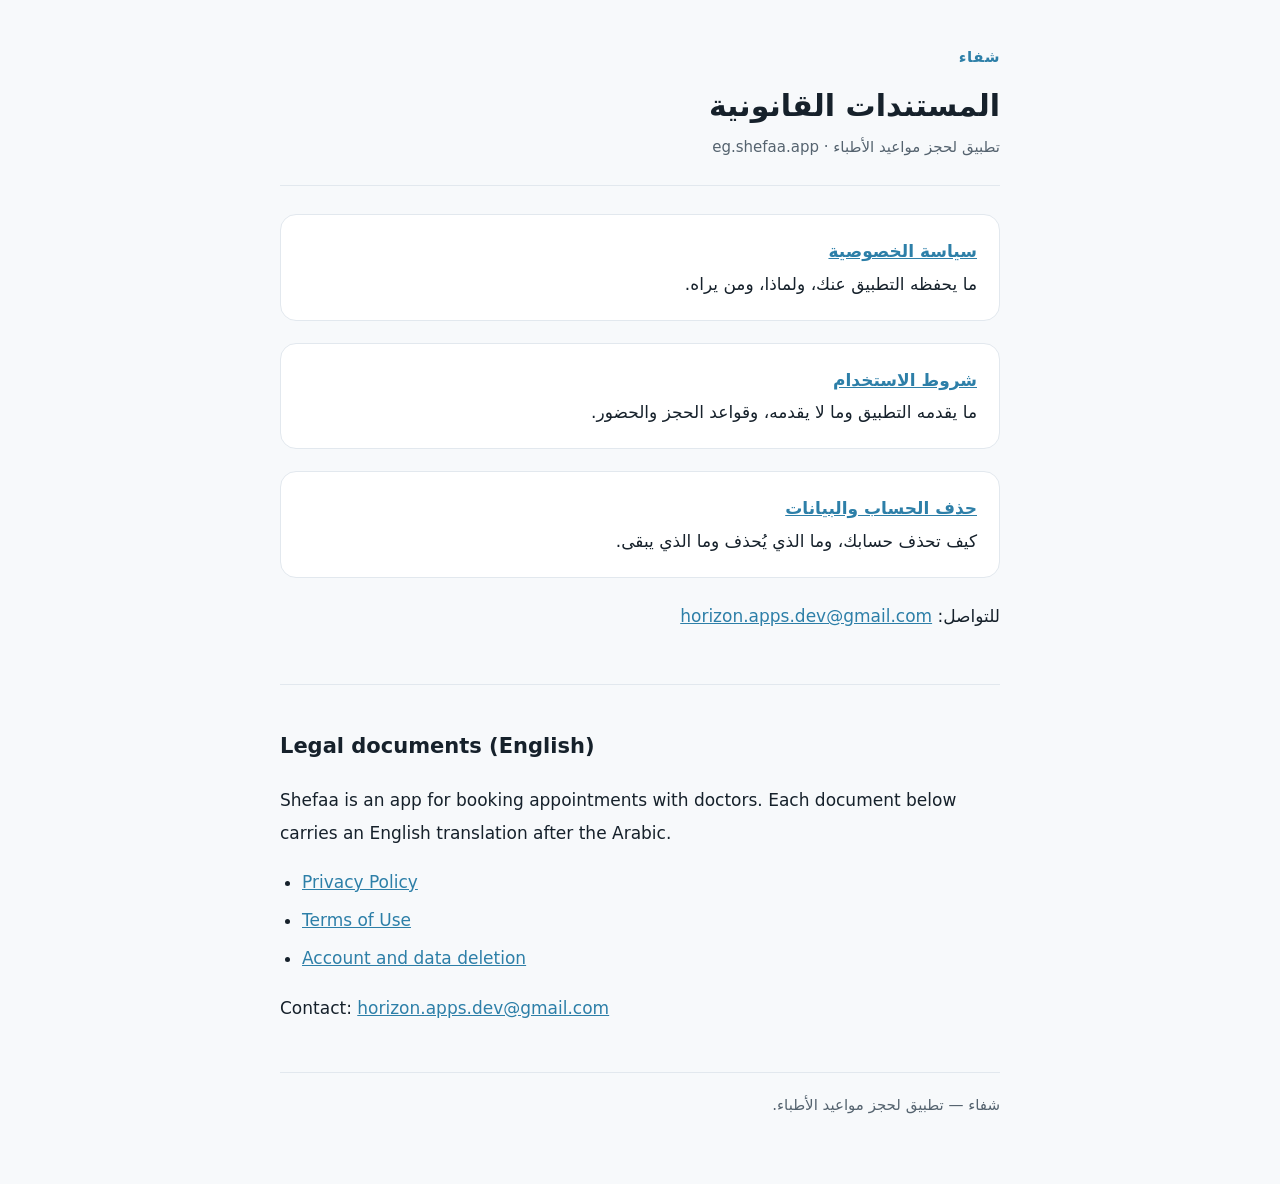
<file: index.html>
<!doctype html>
<html lang="ar" dir="rtl">
<head>
<meta charset="utf-8">
<meta name="viewport" content="width=device-width, initial-scale=1">
<title>شفاء — المستندات القانونية</title>
<meta name="description" content="سياسة الخصوصية وشروط الاستخدام وحذف الحساب لتطبيق شفاء.">
<link rel="stylesheet" href="style.css">
</head>
<body>
<div class="wrap">

<header>
  <span class="brand">شفاء</span>
  <h1>المستندات القانونية</h1>
  <p class="meta">تطبيق لحجز مواعيد الأطباء · <span dir="ltr">eg.shefaa.app</span></p>
</header>

<div class="card">
  <p><a href="privacy.html"><strong>سياسة الخصوصية</strong></a><br>
  ما يحفظه التطبيق عنك، ولماذا، ومن يراه.</p>
</div>

<div class="card">
  <p><a href="terms.html"><strong>شروط الاستخدام</strong></a><br>
  ما يقدمه التطبيق وما لا يقدمه، وقواعد الحجز والحضور.</p>
</div>

<div class="card">
  <p><a href="delete-account.html"><strong>حذف الحساب والبيانات</strong></a><br>
  كيف تحذف حسابك، وما الذي يُحذف وما الذي يبقى.</p>
</div>

<p>للتواصل: <a href="mailto:horizon.apps.dev@gmail.com">horizon.apps.dev@gmail.com</a></p>

<section class="en" lang="en" dir="ltr">
  <h2>Legal documents (English)</h2>
  <p>Shefaa is an app for booking appointments with doctors. Each document
  below carries an English translation after the Arabic.</p>
  <ul>
    <li><a href="privacy.html">Privacy Policy</a></li>
    <li><a href="terms.html">Terms of Use</a></li>
    <li><a href="delete-account.html">Account and data deletion</a></li>
  </ul>
  <p>Contact: <a href="mailto:horizon.apps.dev@gmail.com">horizon.apps.dev@gmail.com</a></p>
</section>

<footer>شفاء — تطبيق لحجز مواعيد الأطباء.</footer>

</div>
</body>
</html>
</file>
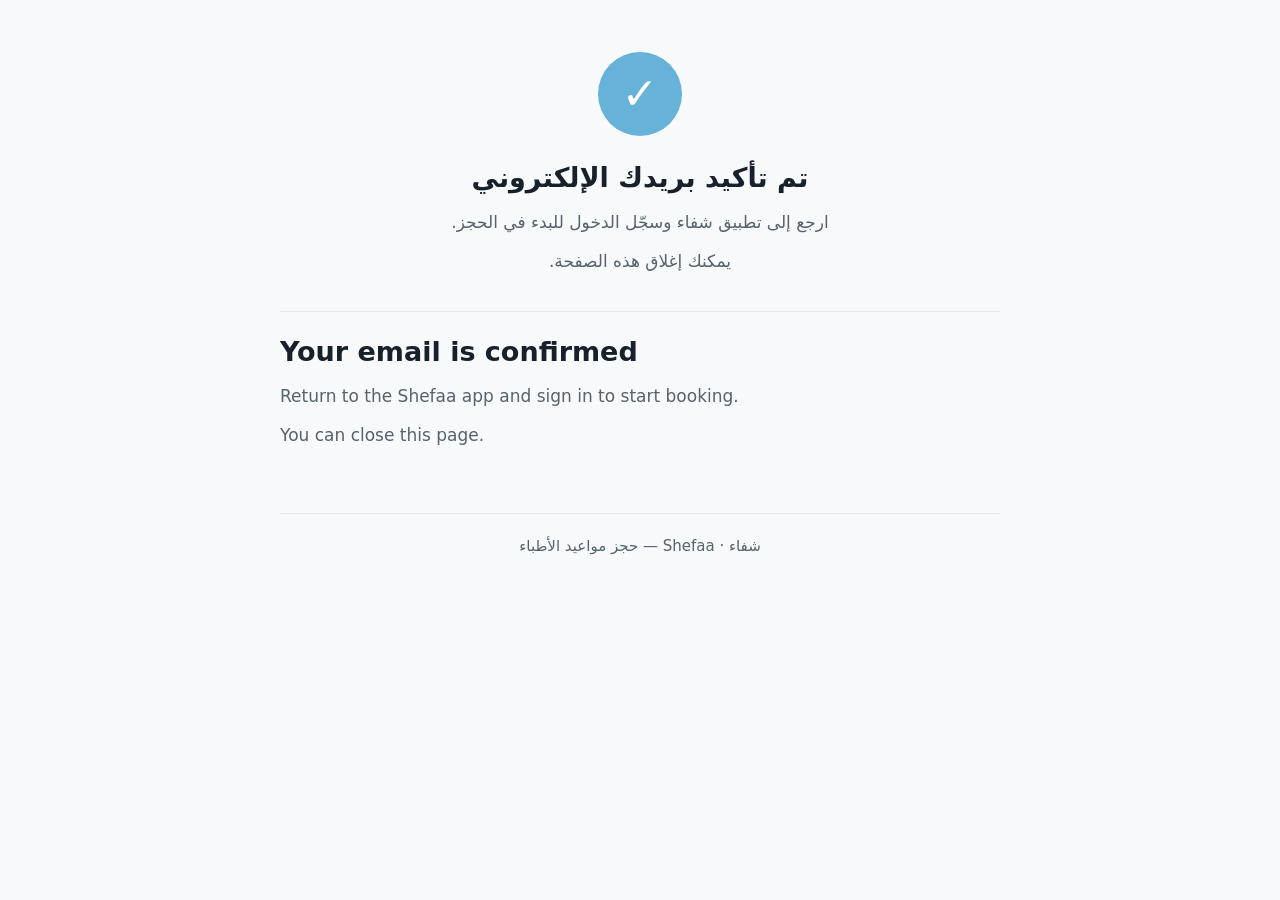
<file: confirmed.html>
<!doctype html>
<html lang="ar" dir="rtl">
<head>
<meta charset="utf-8">
<meta name="viewport" content="width=device-width, initial-scale=1">
<title>تأكيد البريد — شفاء</title>
<meta name="description" content="نتيجة تأكيد البريد الإلكتروني في تطبيق شفاء.">
<link rel="stylesheet" href="style.css">
<style>
  .state { text-align: center; padding: 52px 0 8px; }
  .mark {
    width: 84px; height: 84px; border-radius: 50%;
    color: #fff; font-size: 44px; line-height: 84px;
    margin: 0 auto 24px; background: var(--brand);
  }
  .bad .mark { background: #d9534f; }
  .state h1 { font-size: 27px; margin: 0 0 10px; }
  .state p { color: var(--ink-soft); margin: 0 0 6px; }
  .en { direction: ltr; margin-top: 34px; padding-top: 22px; border-top: 1px solid var(--rule); }
  /* Neither outcome is shown until the address bar has been read. Saying
     "confirmed" for a moment and then taking it back is worse than a blank
     half-second. */
  #ok, #bad { display: none; }
</style>
</head>
<body>
<div class="wrap">

  <div class="state" id="ok">
    <div class="mark">&#10003;</div>
    <h1>تم تأكيد بريدك الإلكتروني</h1>
    <p>ارجع إلى تطبيق شفاء وسجّل الدخول للبدء في الحجز.</p>
    <p>يمكنك إغلاق هذه الصفحة.</p>
    <div class="en">
      <h1>Your email is confirmed</h1>
      <p>Return to the Shefaa app and sign in to start booking.</p>
      <p>You can close this page.</p>
    </div>
  </div>

  <div class="state bad" id="bad">
    <div class="mark">!</div>
    <h1>لم يكتمل التأكيد</h1>
    <p id="why-ar">انتهت صلاحية هذا الرابط أو لم يعد صالحًا.</p>
    <p>افتح التطبيق وسجّل الدخول ليصلك رابط جديد.</p>
    <div class="en">
      <h1>The link did not work</h1>
      <p id="why-en">This link has expired or is no longer valid.</p>
      <p>Open the app and sign in to be sent a new one.</p>
    </div>
  </div>

  <footer style="text-align:center">شفاء · Shefaa — حجز مواعيد الأطباء</footer>

</div>

<script>
  // Supabase sends everyone here, whether it accepted the link or not. On a
  // refusal it says so in the address -- in the query on some flows, in the
  // fragment on others -- and this page used to ignore both and congratulate
  // the reader either way. A patient whose link had expired was told it had
  // worked, and found out it had not when they tried to sign in.
  (function () {
    var q = new URLSearchParams(location.search);
    var h = new URLSearchParams(location.hash.replace(/^#/, ''));
    var err = q.get('error') || h.get('error') ||
              q.get('error_code') || h.get('error_code');
    var why = q.get('error_description') || h.get('error_description');

    if (err) {
      if (why) {
        why = decodeURIComponent(why).replace(/\+/g, ' ');
        document.getElementById('why-en').textContent = why;
      }
      document.getElementById('bad').style.display = 'block';
    } else {
      document.getElementById('ok').style.display = 'block';
    }

    // The fragment can carry a session token on some flows. Nothing here
    // wants it, and it has no business sitting in the address bar or in
    // whatever the browser syncs next.
    if (location.hash) {
      history.replaceState(null, '', location.pathname + location.search);
    }
  })();
</script>
</body>
</html>
</file>
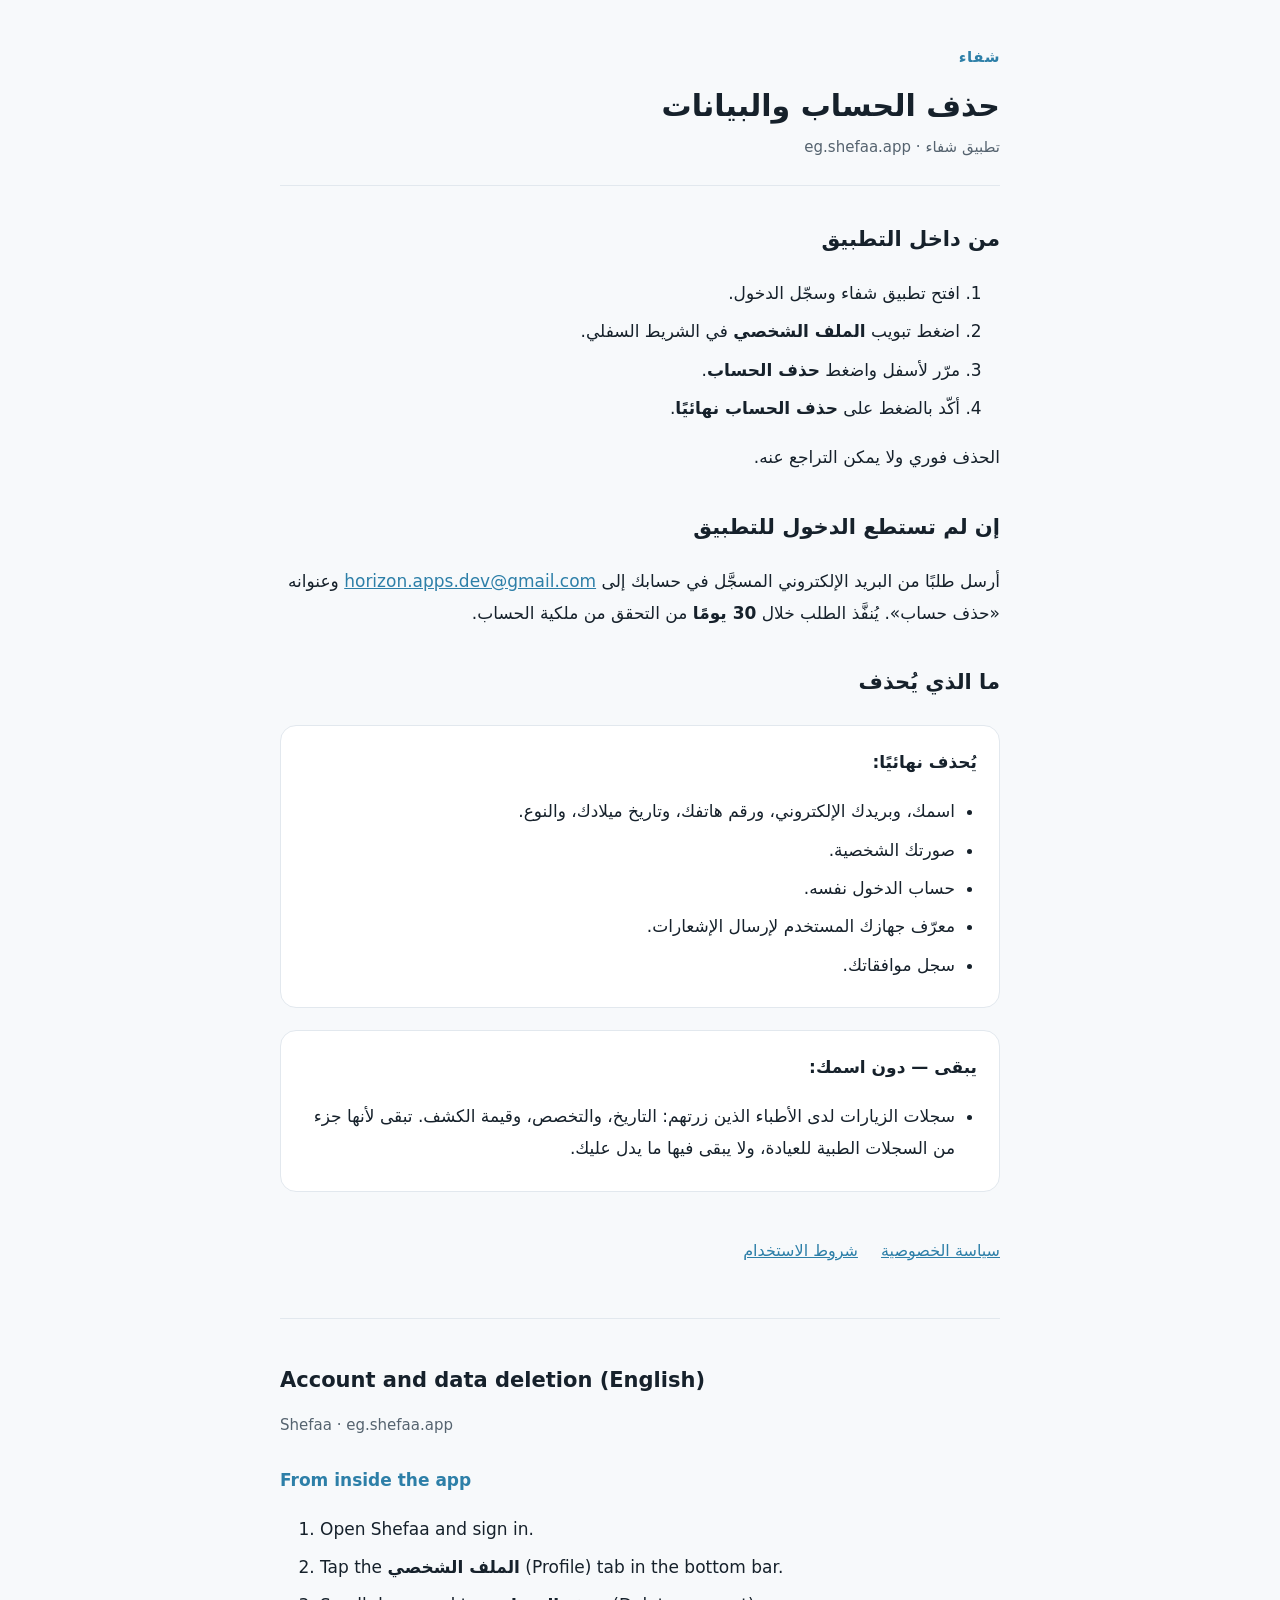
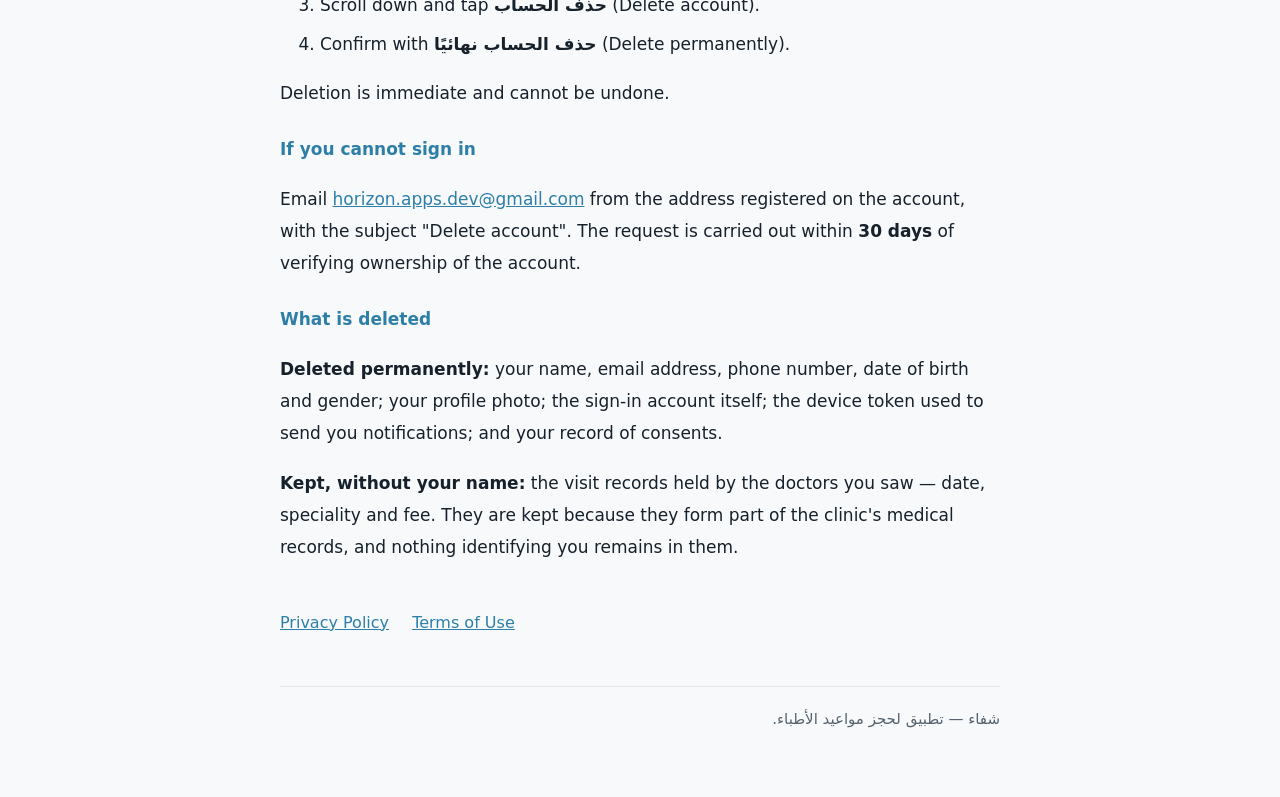
<file: delete-account.html>
<!doctype html>
<html lang="ar" dir="rtl">
<head>
<meta charset="utf-8">
<meta name="viewport" content="width=device-width, initial-scale=1">
<title>حذف الحساب — شفاء</title>
<meta name="description" content="كيفية حذف حسابك وبياناتك من تطبيق شفاء.">
<link rel="stylesheet" href="style.css">
</head>
<body>
<div class="wrap">

<header>
  <a class="brand" href="index.html">شفاء</a>
  <h1>حذف الحساب والبيانات</h1>
  <p class="meta">تطبيق شفاء · <span dir="ltr">eg.shefaa.app</span></p>
</header>

<h2>من داخل التطبيق</h2>
<ol>
  <li>افتح تطبيق شفاء وسجّل الدخول.</li>
  <li>اضغط تبويب <strong>الملف الشخصي</strong> في الشريط السفلي.</li>
  <li>مرّر لأسفل واضغط <strong>حذف الحساب</strong>.</li>
  <li>أكّد بالضغط على <strong>حذف الحساب نهائيًا</strong>.</li>
</ol>
<p>الحذف فوري ولا يمكن التراجع عنه.</p>

<h2>إن لم تستطع الدخول للتطبيق</h2>
<p>
  أرسل طلبًا من البريد الإلكتروني المسجَّل في حسابك إلى
  <a href="mailto:horizon.apps.dev@gmail.com">horizon.apps.dev@gmail.com</a>
  وعنوانه «حذف حساب». يُنفَّذ الطلب خلال <strong>30 يومًا</strong> من التحقق
  من ملكية الحساب.
</p>

<h2>ما الذي يُحذف</h2>
<div class="card">
  <p><strong>يُحذف نهائيًا:</strong></p>
  <ul>
    <li>اسمك، وبريدك الإلكتروني، ورقم هاتفك، وتاريخ ميلادك، والنوع.</li>
    <li>صورتك الشخصية.</li>
    <li>حساب الدخول نفسه.</li>
    <li>معرّف جهازك المستخدم لإرسال الإشعارات.</li>
    <li>سجل موافقاتك.</li>
  </ul>
</div>
<div class="card">
  <p><strong>يبقى — دون اسمك:</strong></p>
  <ul>
    <li>
      سجلات الزيارات لدى الأطباء الذين زرتهم: التاريخ، والتخصص، وقيمة الكشف.
      تبقى لأنها جزء من السجلات الطبية للعيادة، ولا يبقى فيها ما يدل عليك.
    </li>
  </ul>
</div>

<div class="nav">
  <a href="privacy.html">سياسة الخصوصية</a>
  <a href="terms.html">شروط الاستخدام</a>
</div>

<!-- ===================================================================== -->
<section class="en" lang="en" dir="ltr">
  <h2>Account and data deletion (English)</h2>
  <p class="meta">Shefaa · eg.shefaa.app</p>

  <h3>From inside the app</h3>
  <ol>
    <li>Open Shefaa and sign in.</li>
    <li>Tap the <strong>الملف الشخصي</strong> (Profile) tab in the bottom bar.</li>
    <li>Scroll down and tap <strong>حذف الحساب</strong> (Delete account).</li>
    <li>Confirm with <strong>حذف الحساب نهائيًا</strong> (Delete permanently).</li>
  </ol>
  <p>Deletion is immediate and cannot be undone.</p>

  <h3>If you cannot sign in</h3>
  <p>
    Email <a href="mailto:horizon.apps.dev@gmail.com">horizon.apps.dev@gmail.com</a> from the address
    registered on the account, with the subject "Delete account". The request
    is carried out within <strong>30 days</strong> of verifying ownership of
    the account.
  </p>

  <h3>What is deleted</h3>
  <p><strong>Deleted permanently:</strong> your name, email address, phone
  number, date of birth and gender; your profile photo; the sign-in account
  itself; the device token used to send you notifications; and your record of
  consents.</p>

  <p><strong>Kept, without your name:</strong> the visit records held by the
  doctors you saw — date, speciality and fee. They are kept because they form
  part of the clinic's medical records, and nothing identifying you remains in
  them.</p>

  <div class="nav">
    <a href="privacy.html">Privacy Policy</a>
    <a href="terms.html">Terms of Use</a>
  </div>
</section>

<footer>شفاء — تطبيق لحجز مواعيد الأطباء.</footer>

</div>
</body>
</html>
</file>
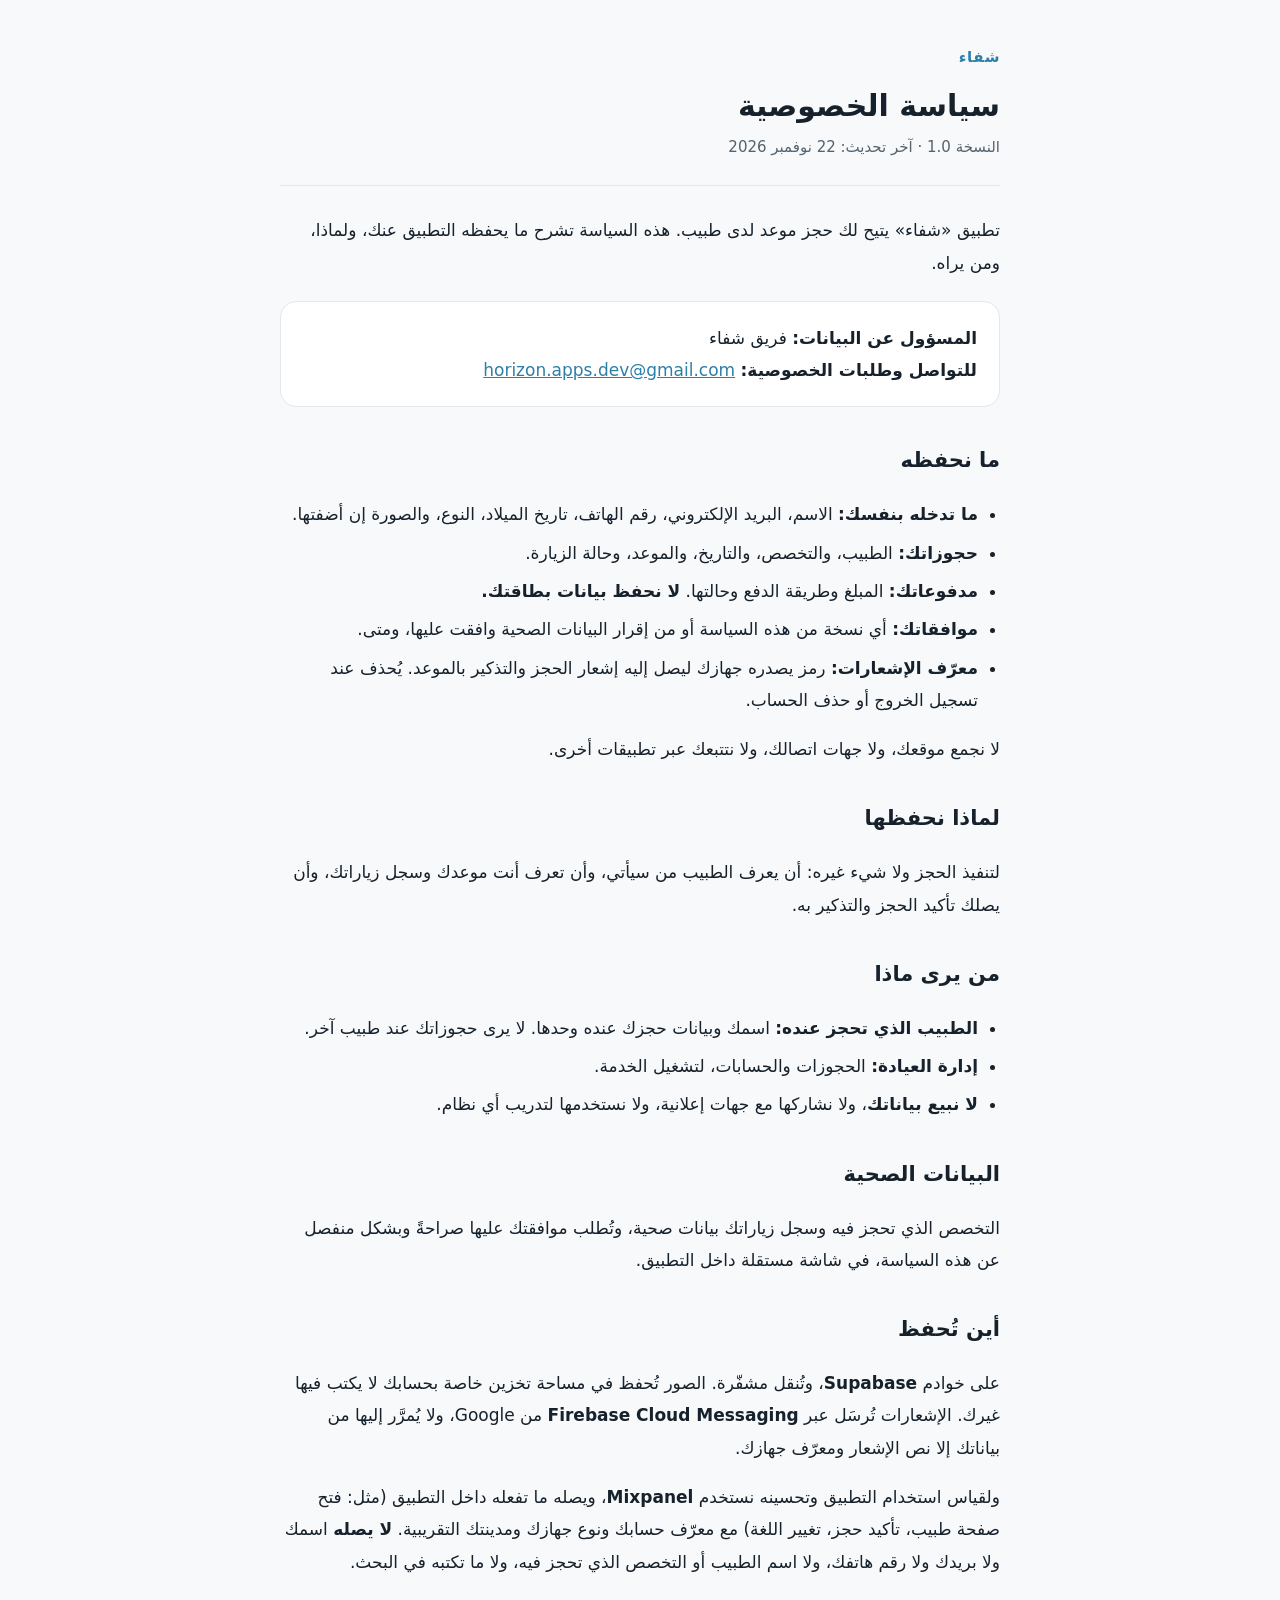
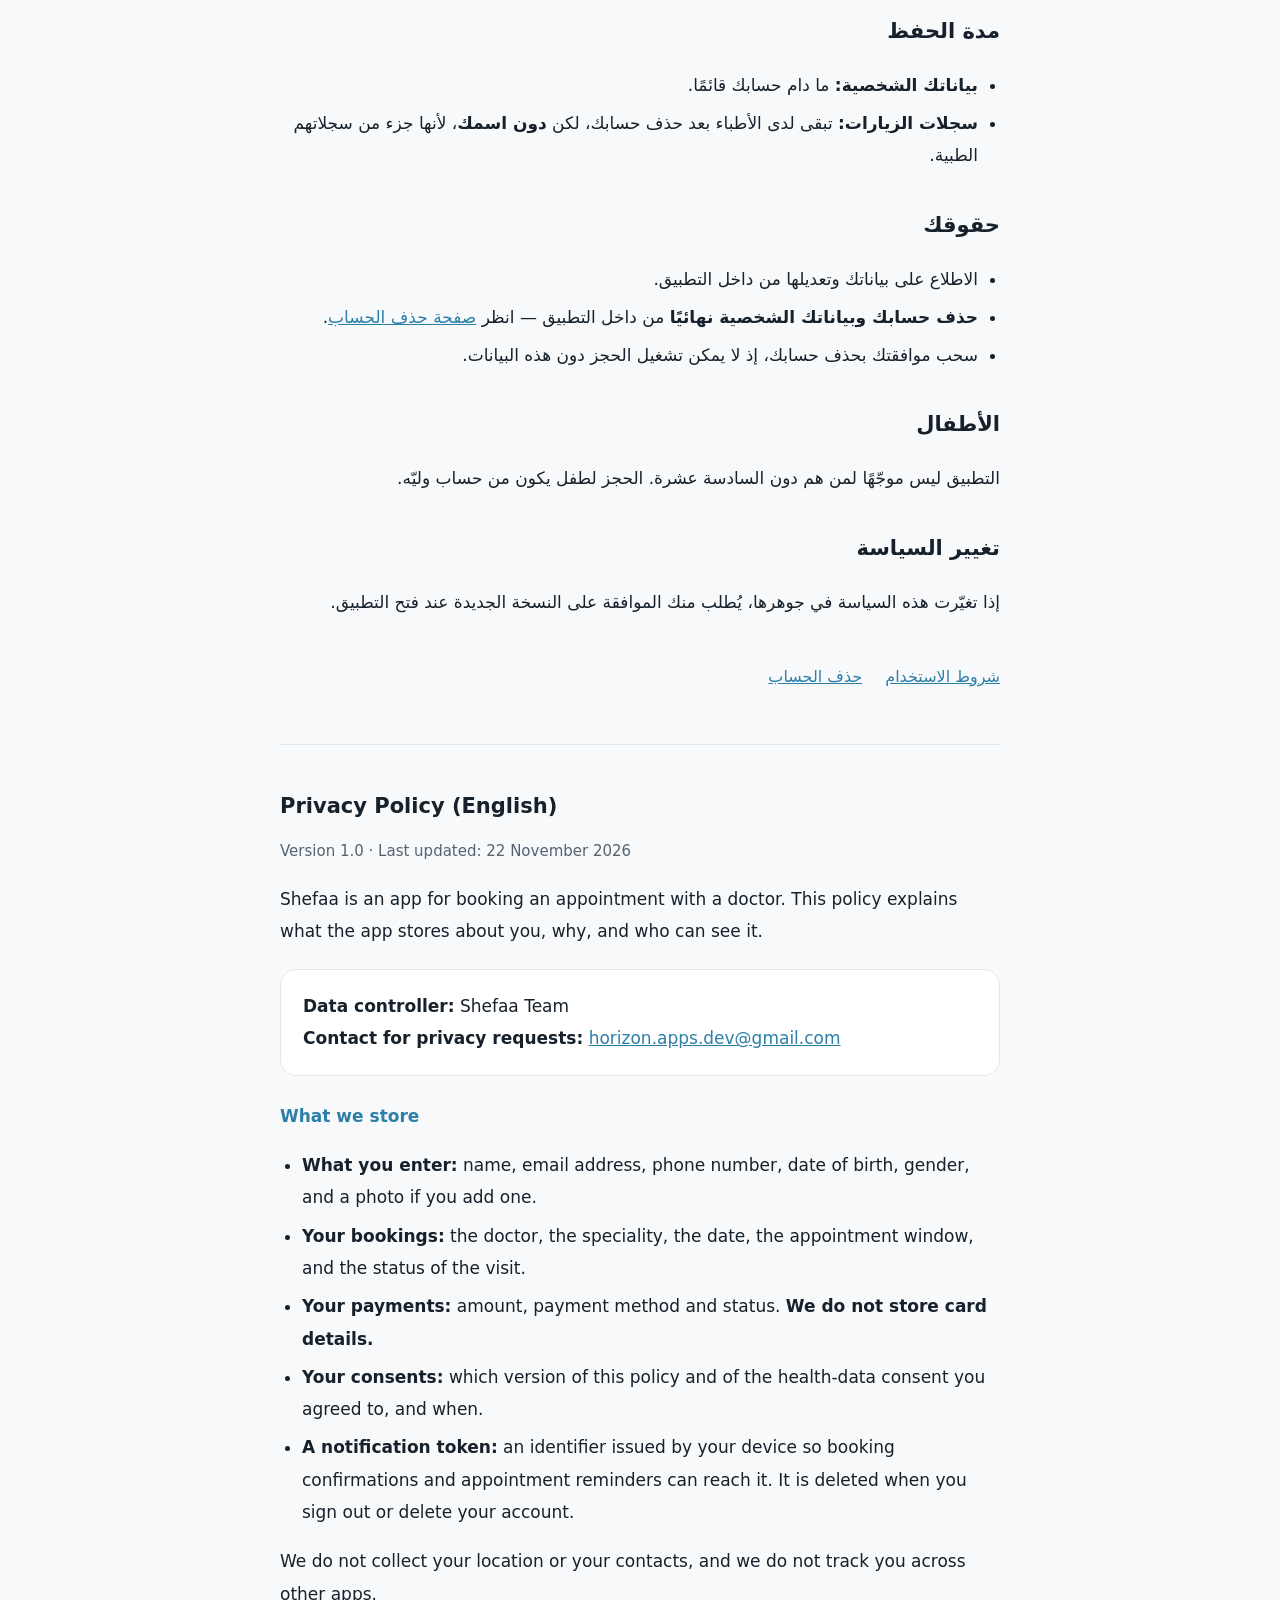
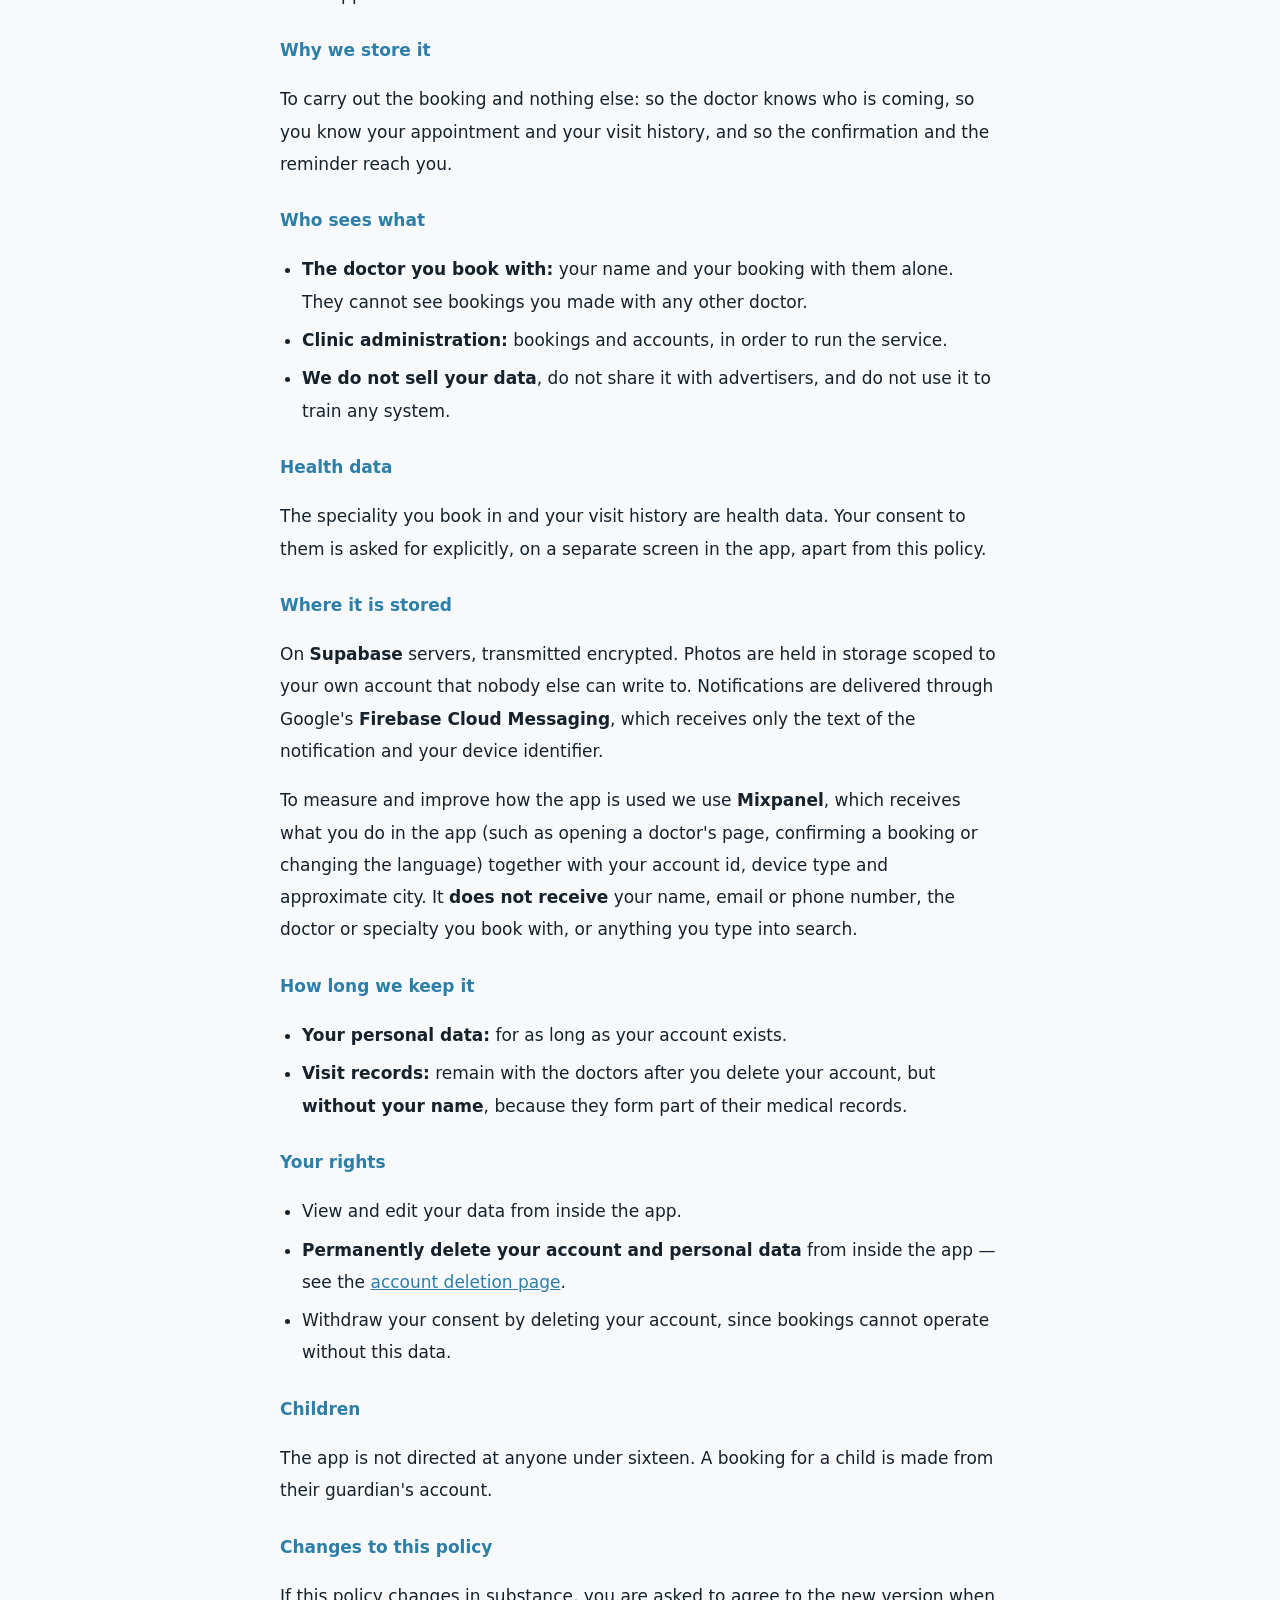
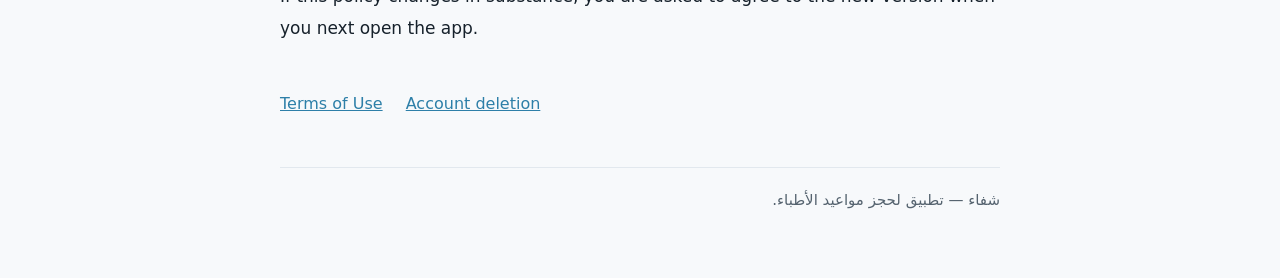
<file: privacy.html>
<!doctype html>
<html lang="ar" dir="rtl">
<head>
<meta charset="utf-8">
<meta name="viewport" content="width=device-width, initial-scale=1">
<title>سياسة الخصوصية — شفاء</title>
<meta name="description" content="سياسة خصوصية تطبيق شفاء لحجز مواعيد الأطباء.">
<link rel="stylesheet" href="style.css">
</head>
<body>
<div class="wrap">

<header>
  <a class="brand" href="index.html">شفاء</a>
  <h1>سياسة الخصوصية</h1>
  <p class="meta">النسخة 1.0 · آخر تحديث: 22 نوفمبر 2026</p>
</header>

<p>
  تطبيق «شفاء» يتيح لك حجز موعد لدى طبيب. هذه السياسة تشرح ما يحفظه التطبيق
  عنك، ولماذا، ومن يراه.
</p>

<div class="card">
  <p>
    <strong>المسؤول عن البيانات:</strong> فريق شفاء<br>
    <strong>للتواصل وطلبات الخصوصية:</strong>
    <a href="mailto:horizon.apps.dev@gmail.com">horizon.apps.dev@gmail.com</a>
  </p>
</div>

<h2>ما نحفظه</h2>
<ul>
  <li><strong>ما تدخله بنفسك:</strong> الاسم، البريد الإلكتروني، رقم الهاتف، تاريخ الميلاد، النوع، والصورة إن أضفتها.</li>
  <li><strong>حجوزاتك:</strong> الطبيب، والتخصص، والتاريخ، والموعد، وحالة الزيارة.</li>
  <li><strong>مدفوعاتك:</strong> المبلغ وطريقة الدفع وحالتها. <strong>لا نحفظ بيانات بطاقتك.</strong></li>
  <li><strong>موافقاتك:</strong> أي نسخة من هذه السياسة أو من إقرار البيانات الصحية وافقت عليها، ومتى.</li>
  <li><strong>معرّف الإشعارات:</strong> رمز يصدره جهازك ليصل إليه إشعار الحجز والتذكير بالموعد. يُحذف عند تسجيل الخروج أو حذف الحساب.</li>
</ul>
<p>لا نجمع موقعك، ولا جهات اتصالك، ولا نتتبعك عبر تطبيقات أخرى.</p>

<h2>لماذا نحفظها</h2>
<p>
  لتنفيذ الحجز ولا شيء غيره: أن يعرف الطبيب من سيأتي، وأن تعرف أنت موعدك وسجل
  زياراتك، وأن يصلك تأكيد الحجز والتذكير به.
</p>

<h2>من يرى ماذا</h2>
<ul>
  <li><strong>الطبيب الذي تحجز عنده:</strong> اسمك وبيانات حجزك عنده وحدها. لا يرى حجوزاتك عند طبيب آخر.</li>
  <li><strong>إدارة العيادة:</strong> الحجوزات والحسابات، لتشغيل الخدمة.</li>
  <li><strong>لا نبيع بياناتك</strong>، ولا نشاركها مع جهات إعلانية، ولا نستخدمها لتدريب أي نظام.</li>
</ul>

<h2>البيانات الصحية</h2>
<p>
  التخصص الذي تحجز فيه وسجل زياراتك بيانات صحية، وتُطلب موافقتك عليها صراحةً
  وبشكل منفصل عن هذه السياسة، في شاشة مستقلة داخل التطبيق.
</p>

<h2>أين تُحفظ</h2>
<p>
  على خوادم <strong>Supabase</strong>، وتُنقل مشفّرة. الصور تُحفظ في مساحة
  تخزين خاصة بحسابك لا يكتب فيها غيرك. الإشعارات تُرسَل عبر
  <strong>Firebase Cloud Messaging</strong> من Google، ولا يُمرَّر إليها من
  بياناتك إلا نص الإشعار ومعرّف جهازك.
</p>
<p>
  ولقياس استخدام التطبيق وتحسينه نستخدم <strong>Mixpanel</strong>، ويصله
  ما تفعله داخل التطبيق (مثل: فتح صفحة طبيب، تأكيد حجز، تغيير اللغة)
  مع معرّف حسابك ونوع جهازك ومدينتك التقريبية. <strong>لا يصله</strong>
  اسمك ولا بريدك ولا رقم هاتفك، ولا اسم الطبيب أو التخصص الذي تحجز فيه،
  ولا ما تكتبه في البحث.
</p>

<h2>مدة الحفظ</h2>
<ul>
  <li><strong>بياناتك الشخصية:</strong> ما دام حسابك قائمًا.</li>
  <li><strong>سجلات الزيارات:</strong> تبقى لدى الأطباء بعد حذف حسابك، لكن <strong>دون اسمك</strong>، لأنها جزء من سجلاتهم الطبية.</li>
</ul>

<h2>حقوقك</h2>
<ul>
  <li>الاطلاع على بياناتك وتعديلها من داخل التطبيق.</li>
  <li><strong>حذف حسابك وبياناتك الشخصية نهائيًا</strong> من داخل التطبيق — انظر <a href="delete-account.html">صفحة حذف الحساب</a>.</li>
  <li>سحب موافقتك بحذف حسابك، إذ لا يمكن تشغيل الحجز دون هذه البيانات.</li>
</ul>

<h2>الأطفال</h2>
<p>
  التطبيق ليس موجّهًا لمن هم دون السادسة عشرة. الحجز لطفل يكون من حساب وليّه.
</p>

<h2>تغيير السياسة</h2>
<p>
  إذا تغيّرت هذه السياسة في جوهرها، يُطلب منك الموافقة على النسخة الجديدة عند
  فتح التطبيق.
</p>

<div class="nav">
  <a href="terms.html">شروط الاستخدام</a>
  <a href="delete-account.html">حذف الحساب</a>
</div>

<!-- ===================================================================== -->
<section class="en" lang="en" dir="ltr">
  <h2>Privacy Policy (English)</h2>
  <p class="meta">Version 1.0 · Last updated: 22 November 2026</p>

  <p>
    Shefaa is an app for booking an appointment with a doctor. This policy
    explains what the app stores about you, why, and who can see it.
  </p>

  <div class="card">
    <p>
      <strong>Data controller:</strong> Shefaa Team<br>
      <strong>Contact for privacy requests:</strong>
      <a href="mailto:horizon.apps.dev@gmail.com">horizon.apps.dev@gmail.com</a>
    </p>
  </div>

  <h3>What we store</h3>
  <ul>
    <li><strong>What you enter:</strong> name, email address, phone number, date of birth, gender, and a photo if you add one.</li>
    <li><strong>Your bookings:</strong> the doctor, the speciality, the date, the appointment window, and the status of the visit.</li>
    <li><strong>Your payments:</strong> amount, payment method and status. <strong>We do not store card details.</strong></li>
    <li><strong>Your consents:</strong> which version of this policy and of the health-data consent you agreed to, and when.</li>
    <li><strong>A notification token:</strong> an identifier issued by your device so booking confirmations and appointment reminders can reach it. It is deleted when you sign out or delete your account.</li>
  </ul>
  <p>We do not collect your location or your contacts, and we do not track you across other apps.</p>

  <h3>Why we store it</h3>
  <p>
    To carry out the booking and nothing else: so the doctor knows who is
    coming, so you know your appointment and your visit history, and so the
    confirmation and the reminder reach you.
  </p>

  <h3>Who sees what</h3>
  <ul>
    <li><strong>The doctor you book with:</strong> your name and your booking with them alone. They cannot see bookings you made with any other doctor.</li>
    <li><strong>Clinic administration:</strong> bookings and accounts, in order to run the service.</li>
    <li><strong>We do not sell your data</strong>, do not share it with advertisers, and do not use it to train any system.</li>
  </ul>

  <h3>Health data</h3>
  <p>
    The speciality you book in and your visit history are health data. Your
    consent to them is asked for explicitly, on a separate screen in the app,
    apart from this policy.
  </p>

  <h3>Where it is stored</h3>
  <p>
    On <strong>Supabase</strong> servers, transmitted encrypted. Photos are
    held in storage scoped to your own account that nobody else can write to.
    Notifications are delivered through Google's
    <strong>Firebase Cloud Messaging</strong>, which receives only the text of
    the notification and your device identifier.
  </p>
  <p>
    To measure and improve how the app is used we use <strong>Mixpanel</strong>,
    which receives what you do in the app (such as opening a doctor's page,
    confirming a booking or changing the language) together with your account
    id, device type and approximate city. It <strong>does not receive</strong>
    your name, email or phone number, the doctor or specialty you book with,
    or anything you type into search.
  </p>

  <h3>How long we keep it</h3>
  <ul>
    <li><strong>Your personal data:</strong> for as long as your account exists.</li>
    <li><strong>Visit records:</strong> remain with the doctors after you delete your account, but <strong>without your name</strong>, because they form part of their medical records.</li>
  </ul>

  <h3>Your rights</h3>
  <ul>
    <li>View and edit your data from inside the app.</li>
    <li><strong>Permanently delete your account and personal data</strong> from inside the app — see the <a href="delete-account.html">account deletion page</a>.</li>
    <li>Withdraw your consent by deleting your account, since bookings cannot operate without this data.</li>
  </ul>

  <h3>Children</h3>
  <p>
    The app is not directed at anyone under sixteen. A booking for a child is
    made from their guardian's account.
  </p>

  <h3>Changes to this policy</h3>
  <p>
    If this policy changes in substance, you are asked to agree to the new
    version when you next open the app.
  </p>

  <div class="nav">
    <a href="terms.html">Terms of Use</a>
    <a href="delete-account.html">Account deletion</a>
  </div>
</section>

<footer>شفاء — تطبيق لحجز مواعيد الأطباء.</footer>

</div>
</body>
</html>
</file>
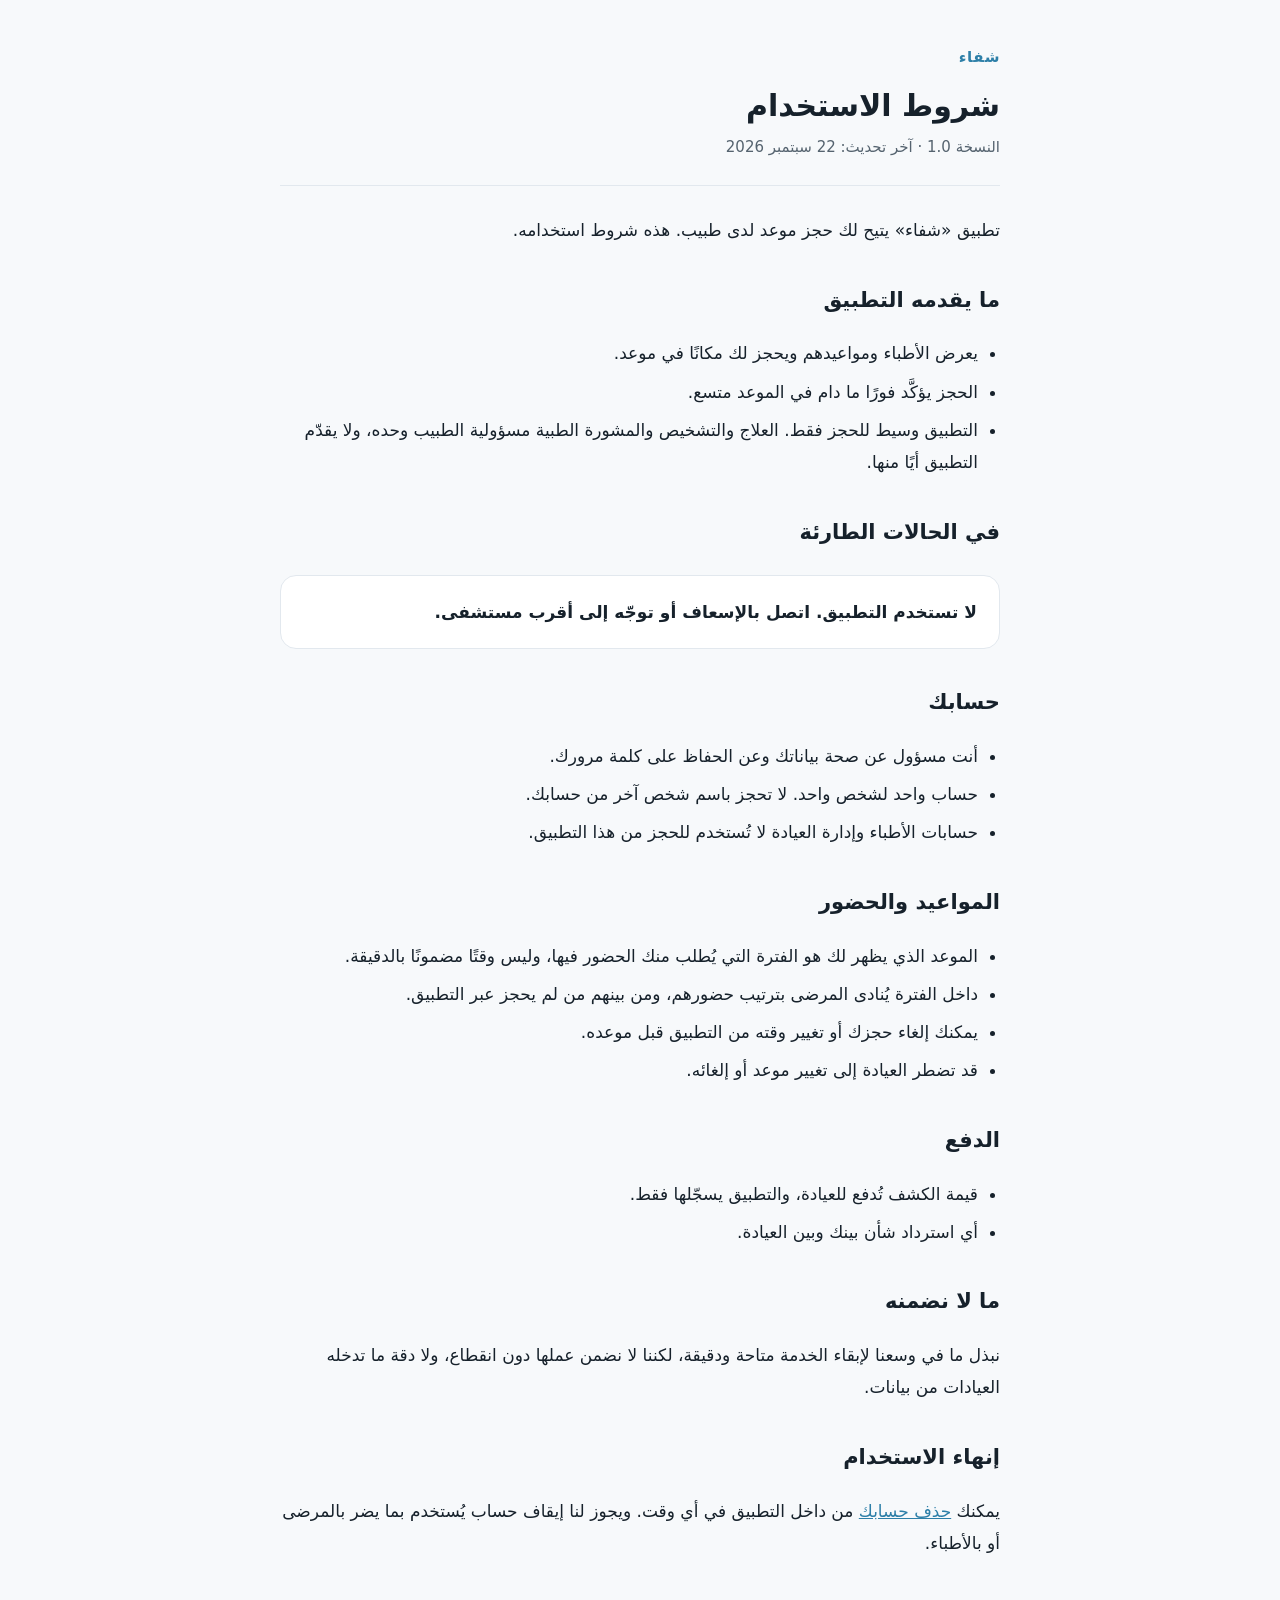
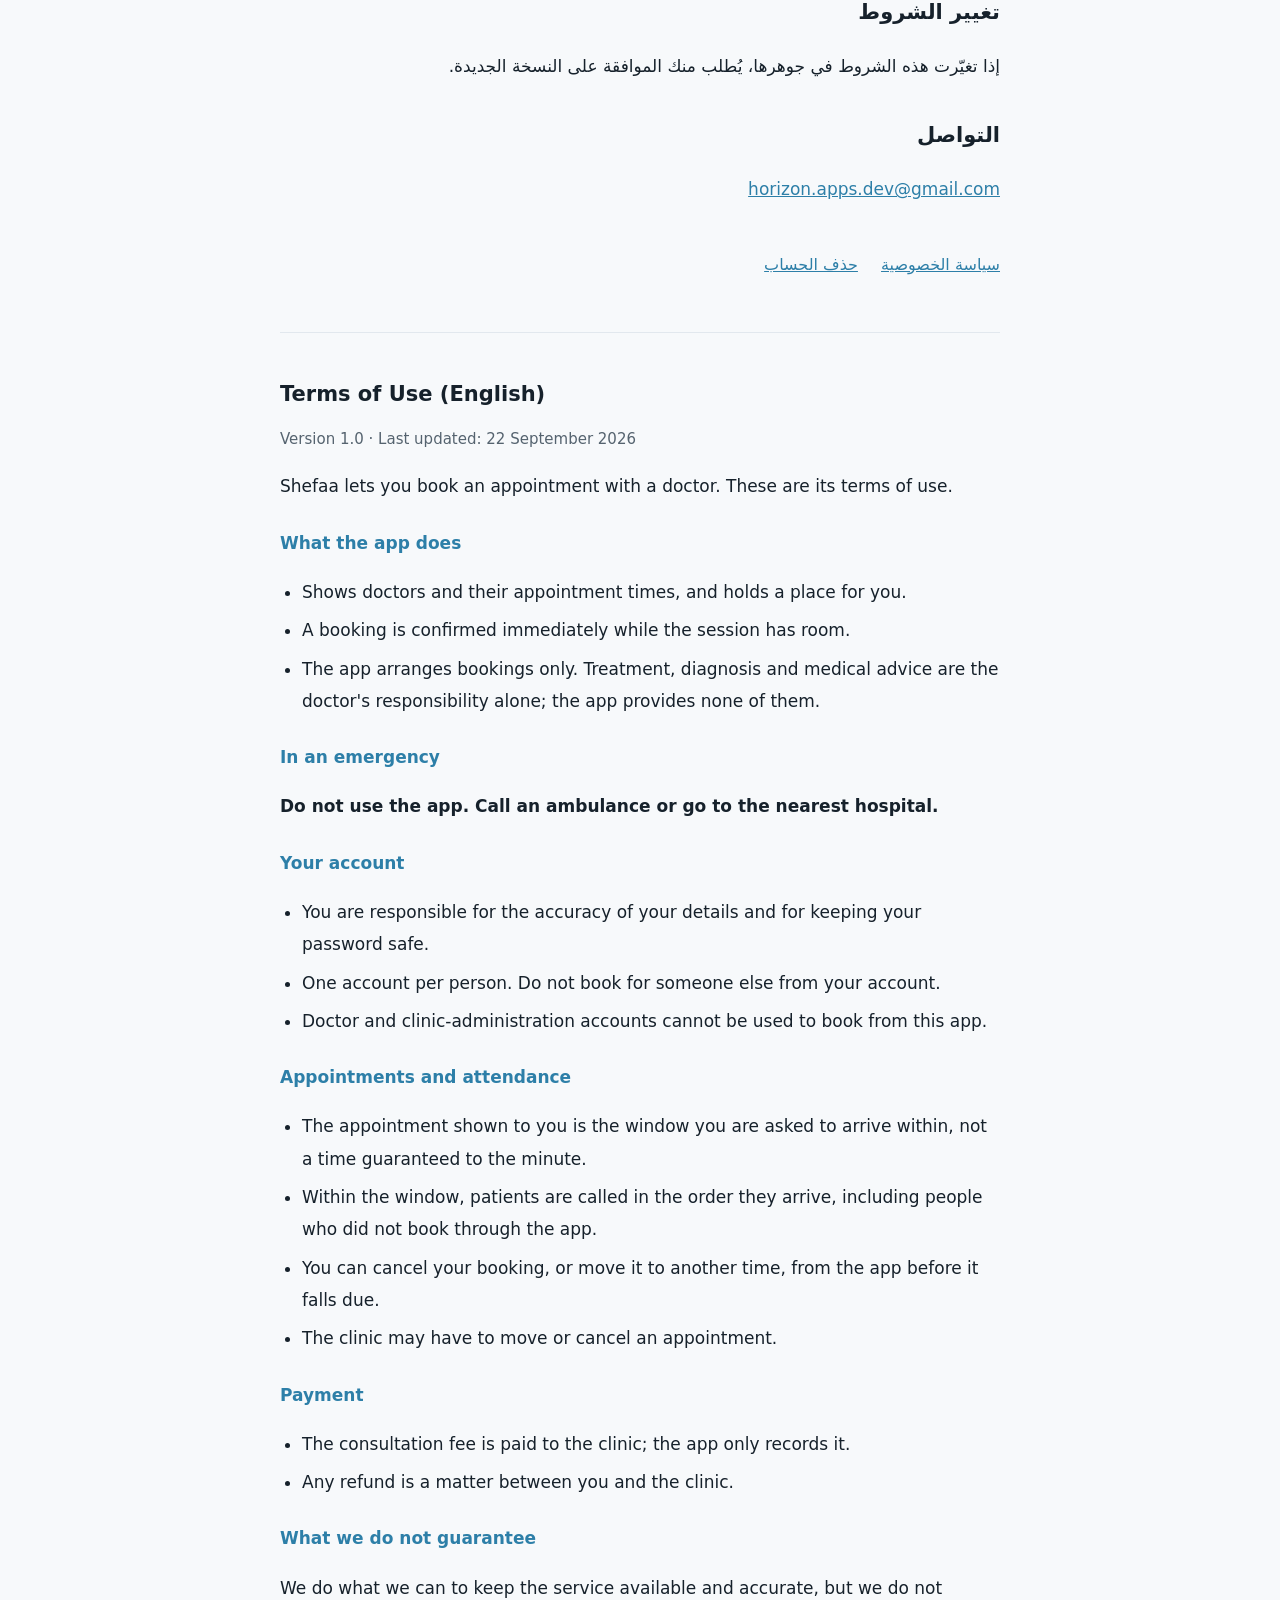
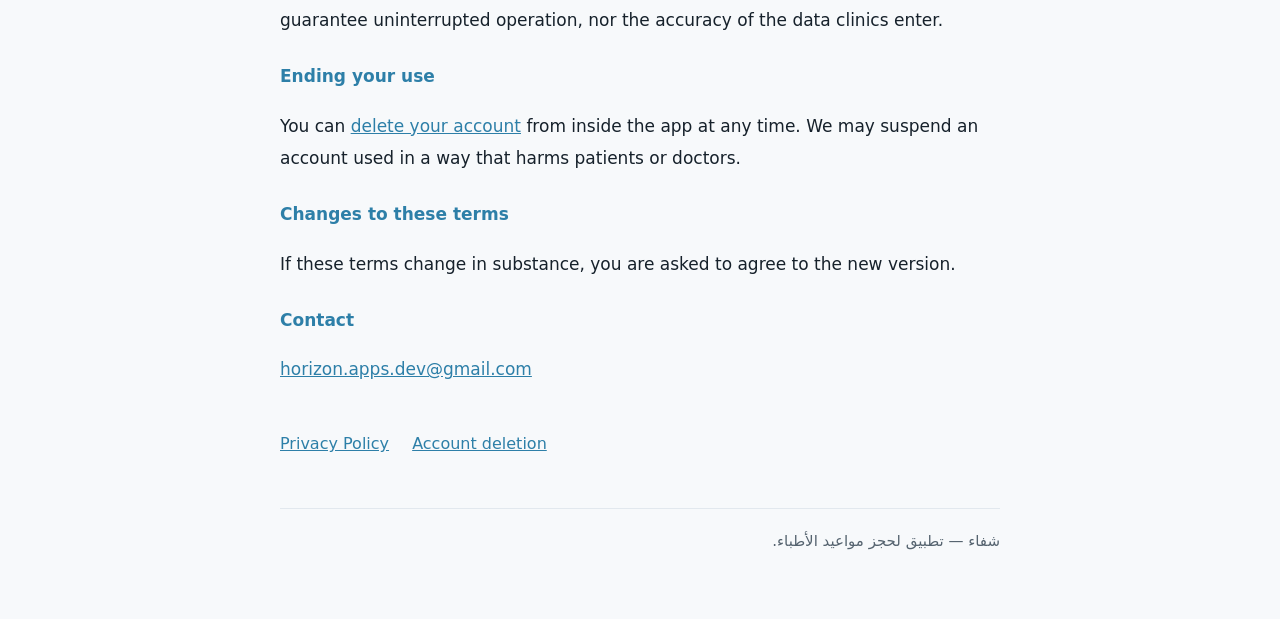
<file: terms.html>
<!doctype html>
<html lang="ar" dir="rtl">
<head>
<meta charset="utf-8">
<meta name="viewport" content="width=device-width, initial-scale=1">
<title>شروط الاستخدام — شفاء</title>
<meta name="description" content="شروط استخدام تطبيق شفاء لحجز مواعيد الأطباء.">
<link rel="stylesheet" href="style.css">
</head>
<body>
<div class="wrap">

<header>
  <a class="brand" href="index.html">شفاء</a>
  <h1>شروط الاستخدام</h1>
  <p class="meta">النسخة 1.0 · آخر تحديث: 22 سبتمبر 2026</p>
</header>

<p>تطبيق «شفاء» يتيح لك حجز موعد لدى طبيب. هذه شروط استخدامه.</p>

<h2>ما يقدمه التطبيق</h2>
<ul>
  <li>يعرض الأطباء ومواعيدهم ويحجز لك مكانًا في موعد.</li>
  <li>الحجز يؤكَّد فورًا ما دام في الموعد متسع.</li>
  <li>التطبيق وسيط للحجز فقط. العلاج والتشخيص والمشورة الطبية مسؤولية الطبيب وحده، ولا يقدّم التطبيق أيًا منها.</li>
</ul>

<h2>في الحالات الطارئة</h2>
<div class="card">
  <p><strong>لا تستخدم التطبيق. اتصل بالإسعاف أو توجّه إلى أقرب مستشفى.</strong></p>
</div>

<h2>حسابك</h2>
<ul>
  <li>أنت مسؤول عن صحة بياناتك وعن الحفاظ على كلمة مرورك.</li>
  <li>حساب واحد لشخص واحد. لا تحجز باسم شخص آخر من حسابك.</li>
  <li>حسابات الأطباء وإدارة العيادة لا تُستخدم للحجز من هذا التطبيق.</li>
</ul>

<h2>المواعيد والحضور</h2>
<ul>
  <li>الموعد الذي يظهر لك هو الفترة التي يُطلب منك الحضور فيها، وليس وقتًا مضمونًا بالدقيقة.</li>
  <li>داخل الفترة يُنادى المرضى بترتيب حضورهم، ومن بينهم من لم يحجز عبر التطبيق.</li>
  <li>يمكنك إلغاء حجزك أو تغيير وقته من التطبيق قبل موعده.</li>
  <li>قد تضطر العيادة إلى تغيير موعد أو إلغائه.</li>
</ul>

<h2>الدفع</h2>
<ul>
  <li>قيمة الكشف تُدفع للعيادة، والتطبيق يسجّلها فقط.</li>
  <li>أي استرداد شأن بينك وبين العيادة.</li>
</ul>

<h2>ما لا نضمنه</h2>
<p>
  نبذل ما في وسعنا لإبقاء الخدمة متاحة ودقيقة، لكننا لا نضمن عملها دون انقطاع،
  ولا دقة ما تدخله العيادات من بيانات.
</p>

<h2>إنهاء الاستخدام</h2>
<p>
  يمكنك <a href="delete-account.html">حذف حسابك</a> من داخل التطبيق في أي وقت.
  ويجوز لنا إيقاف حساب يُستخدم بما يضر بالمرضى أو بالأطباء.
</p>

<h2>تغيير الشروط</h2>
<p>
  إذا تغيّرت هذه الشروط في جوهرها، يُطلب منك الموافقة على النسخة الجديدة.
</p>

<h2>التواصل</h2>
<p><a href="mailto:horizon.apps.dev@gmail.com">horizon.apps.dev@gmail.com</a></p>

<div class="nav">
  <a href="privacy.html">سياسة الخصوصية</a>
  <a href="delete-account.html">حذف الحساب</a>
</div>

<!-- ===================================================================== -->
<section class="en" lang="en" dir="ltr">
  <h2>Terms of Use (English)</h2>
  <p class="meta">Version 1.0 · Last updated: 22 September 2026</p>

  <p>Shefaa lets you book an appointment with a doctor. These are its terms of use.</p>

  <h3>What the app does</h3>
  <ul>
    <li>Shows doctors and their appointment times, and holds a place for you.</li>
    <li>A booking is confirmed immediately while the session has room.</li>
    <li>The app arranges bookings only. Treatment, diagnosis and medical advice are the doctor's responsibility alone; the app provides none of them.</li>
  </ul>

  <h3>In an emergency</h3>
  <p><strong>Do not use the app. Call an ambulance or go to the nearest hospital.</strong></p>

  <h3>Your account</h3>
  <ul>
    <li>You are responsible for the accuracy of your details and for keeping your password safe.</li>
    <li>One account per person. Do not book for someone else from your account.</li>
    <li>Doctor and clinic-administration accounts cannot be used to book from this app.</li>
  </ul>

  <h3>Appointments and attendance</h3>
  <ul>
    <li>The appointment shown to you is the window you are asked to arrive within, not a time guaranteed to the minute.</li>
    <li>Within the window, patients are called in the order they arrive, including people who did not book through the app.</li>
    <li>You can cancel your booking, or move it to another time, from the app before it falls due.</li>
    <li>The clinic may have to move or cancel an appointment.</li>
  </ul>

  <h3>Payment</h3>
  <ul>
    <li>The consultation fee is paid to the clinic; the app only records it.</li>
    <li>Any refund is a matter between you and the clinic.</li>
  </ul>

  <h3>What we do not guarantee</h3>
  <p>
    We do what we can to keep the service available and accurate, but we do not
    guarantee uninterrupted operation, nor the accuracy of the data clinics enter.
  </p>

  <h3>Ending your use</h3>
  <p>
    You can <a href="delete-account.html">delete your account</a> from inside
    the app at any time. We may suspend an account used in a way that harms
    patients or doctors.
  </p>

  <h3>Changes to these terms</h3>
  <p>If these terms change in substance, you are asked to agree to the new version.</p>

  <h3>Contact</h3>
  <p><a href="mailto:horizon.apps.dev@gmail.com">horizon.apps.dev@gmail.com</a></p>

  <div class="nav">
    <a href="privacy.html">Privacy Policy</a>
    <a href="delete-account.html">Account deletion</a>
  </div>
</section>

<footer>شفاء — تطبيق لحجز مواعيد الأطباء.</footer>

</div>
</body>
</html>
</file>
<file: style.css>
/* One stylesheet for the four legal pages. Plain, readable, and the same in
   Arabic and English -- the English blocks flip direction, nothing else. */

:root {
  --bg: #f7f9fb;
  --card: #ffffff;
  --ink: #16212b;
  --ink-soft: #55636f;
  --rule: #e2e8ee;
  --brand: #67b2d8;
  --brand-deep: #2d7fa8;
}

@media (prefers-color-scheme: dark) {
  :root:not([data-theme='light']) {
    --bg: #101820;
    --card: #17212b;
    --ink: #e8eef3;
    --ink-soft: #9aa8b4;
    --rule: #26333f;
    --brand: #67b2d8;
    --brand-deep: #8ecbe9;
  }
}

:root[data-theme='dark'] {
  --bg: #101820;
  --card: #17212b;
  --ink: #e8eef3;
  --ink-soft: #9aa8b4;
  --rule: #26333f;
  --brand: #67b2d8;
  --brand-deep: #8ecbe9;
}

* { box-sizing: border-box; }

body {
  margin: 0;
  padding: 0 16px 64px;
  background: var(--bg);
  color: var(--ink);
  font-family: 'Segoe UI', Tahoma, system-ui, -apple-system, sans-serif;
  font-size: 17px;
  line-height: 1.9;
}

.wrap { max-width: 720px; margin: 0 auto; }

header {
  padding: 40px 0 24px;
  border-bottom: 1px solid var(--rule);
  margin-bottom: 28px;
}

.brand {
  display: inline-block;
  font-size: 15px;
  font-weight: 700;
  letter-spacing: .04em;
  color: var(--brand-deep);
  text-decoration: none;
}

h1 { font-size: 30px; line-height: 1.35; margin: 14px 0 6px; }
h2 { font-size: 21px; margin: 34px 0 10px; }
h3 { font-size: 17px; margin: 24px 0 6px; color: var(--brand-deep); }

.meta { color: var(--ink-soft); font-size: 15px; margin: 0; }

.card {
  background: var(--card);
  border: 1px solid var(--rule);
  border-radius: 16px;
  padding: 20px 22px;
  margin: 22px 0;
}

.card p:first-child, .card ul:first-child { margin-top: 0; }
.card p:last-child, .card ul:last-child { margin-bottom: 0; }

ul { padding-inline-start: 22px; }
li { margin: 6px 0; }

a { color: var(--brand-deep); }

.en {
  direction: ltr;
  text-align: left;
  border-top: 1px solid var(--rule);
  margin-top: 52px;
  padding-top: 8px;
}

.nav { margin-top: 44px; font-size: 16px; }
.nav a { display: inline-block; margin-inline-end: 18px; }

footer {
  margin-top: 48px;
  padding-top: 18px;
  border-top: 1px solid var(--rule);
  color: var(--ink-soft);
  font-size: 15px;
}

@media (max-width: 480px) {
  body { font-size: 16px; }
  h1 { font-size: 25px; }
}
</file>
